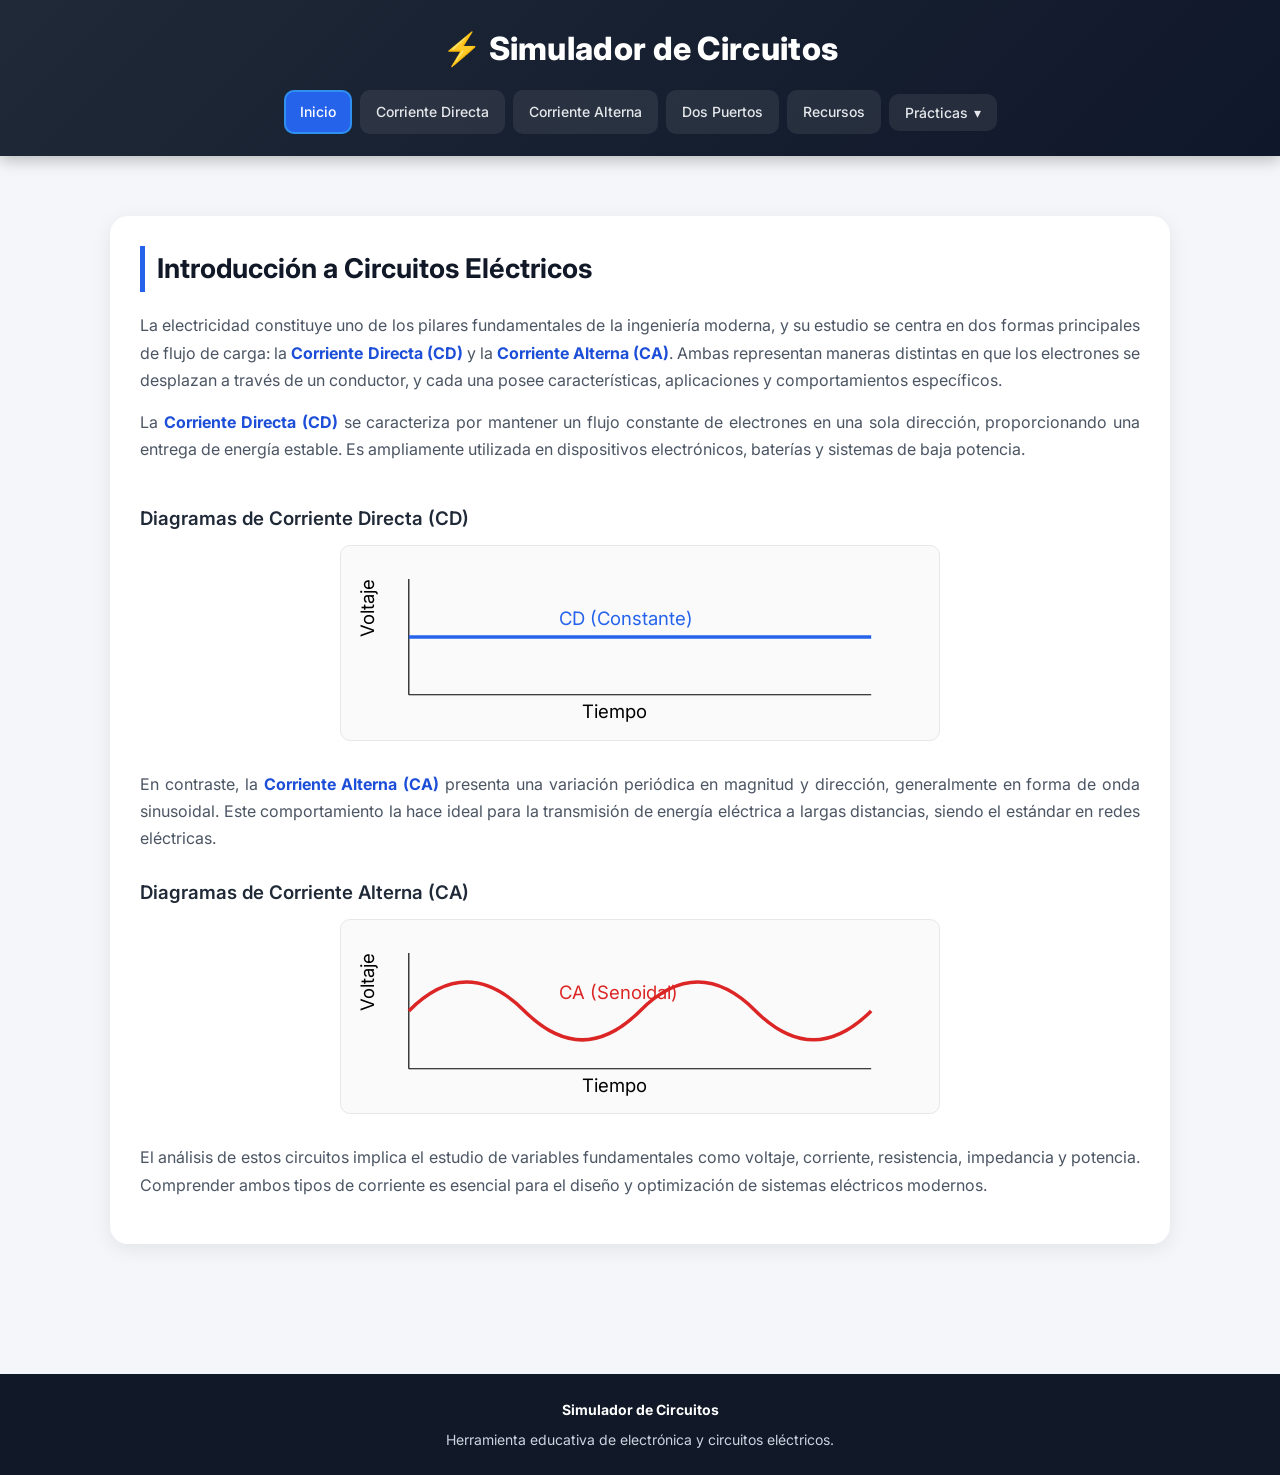
<file: index.html>
<!DOCTYPE html>
<html lang="es">
<head>
    <meta charset="UTF-8">
    <meta name="viewport" content="width=device-width, initial-scale=1.0">
    <title>Inicio | Simulador de Circuitos CA y CD</title>
    <meta name="description" content="Simulador educativo interactivo de circuitos eléctricos: Corriente Directa (CD), Corriente Alterna (CA), redes de dos puertos y prácticas de laboratorio.">
    <link rel="icon" href="data:image/svg+xml,<svg xmlns=%22http://www.w3.org/2000/svg%22 viewBox=%220 0 100 100%22><text y=%22.9em%22 font-size=%2290%22>⚡</text></svg>">
    <link rel="stylesheet" href="css/styles.css">
</head>
<body>

<a class="skip-link" href="#contenido">Saltar al contenido</a>

<header>
    <h1>Simulador de Circuitos</h1>
    <nav>
        <a href="index.html">Inicio</a>
        <a href="cd.html">Corriente Directa</a>
        <a href="ca.html">Corriente Alterna</a>
        <a href="dospuertos.html">Dos Puertos</a>
        <a href="recursos.html">Recursos</a>
        <!-- MENÚ DESPLEGABLE -->
        <div class="dropdown">
            <button class="dropbtn">Prácticas</button>
            <div class="dropdown-content">
                <a href="practicas.html">Simulaciones</a>
                <a href="bnc-caiman.html">Cable BNC-Caimán</a>
            </div>
        </div>
    </nav>
</header>

<main class="container" id="contenido">

    <section class="intro">
        <h2>Introducción a Circuitos Eléctricos</h2>

        <p>
            La electricidad constituye uno de los pilares fundamentales de la ingeniería moderna,
            y su estudio se centra en dos formas principales de flujo de carga: la
            <strong>Corriente Directa (CD)</strong> y la <strong>Corriente Alterna (CA)</strong>.
            Ambas representan maneras distintas en que los electrones se desplazan a través de un conductor,
            y cada una posee características, aplicaciones y comportamientos específicos.
        </p>

        <p>
            La <strong>Corriente Directa (CD)</strong> se caracteriza por mantener un flujo constante de electrones
            en una sola dirección, proporcionando una entrega de energía estable. Es ampliamente utilizada
            en dispositivos electrónicos, baterías y sistemas de baja potencia.
        </p>

        <div class="diagramas">

            <h3>Diagramas de Corriente Directa (CD)</h3>
            <svg viewBox="0 0 500 150" class="grafica" role="img" aria-label="Gráfica de voltaje constante en corriente directa">
                <!-- Ejes -->
                <line x1="50" y1="120" x2="450" y2="120" stroke="black"/>
                <line x1="50" y1="20" x2="50" y2="120" stroke="black"/>

                <!-- Línea CD -->
                <line x1="50" y1="70" x2="450" y2="70" stroke="#2563eb" stroke-width="3"/>

                <text x="200" y="140">Tiempo</text>
                <text x="20" y="70" transform="rotate(-90 20,70)">Voltaje</text>
                <text x="180" y="60" fill="#2563eb">CD (Constante)</text>
            </svg>

            <p>
                En contraste, la <strong>Corriente Alterna (CA)</strong> presenta una variación periódica en magnitud
                y dirección, generalmente en forma de onda sinusoidal. Este comportamiento la hace ideal para
                la transmisión de energía eléctrica a largas distancias, siendo el estándar en redes eléctricas.
            </p>

            <h3>Diagramas de Corriente Alterna (CA)</h3>
            <svg viewBox="0 0 500 150" class="grafica" role="img" aria-label="Gráfica de onda senoidal en corriente alterna">
                <!-- Ejes -->
                <line x1="50" y1="120" x2="450" y2="120" stroke="black"/>
                <line x1="50" y1="20" x2="50" y2="120" stroke="black"/>

                <!-- Onda CA -->
                <path d="M 50 70 Q 100 20, 150 70 T 250 70 T 350 70 T 450 70"
                    stroke="#dc2626" fill="transparent" stroke-width="3"/>

                <text x="200" y="140">Tiempo</text>
                <text x="20" y="70" transform="rotate(-90 20,70)">Voltaje</text>
                <text x="180" y="60" fill="#dc2626">CA (Senoidal)</text>
            </svg>

            <p>
                El análisis de estos circuitos implica el estudio de variables fundamentales como voltaje,
                corriente, resistencia, impedancia y potencia. Comprender ambos tipos de corriente es esencial
                para el diseño y optimización de sistemas eléctricos modernos.
            </p>

        </div>
    </section>

</main>

<footer>
    <p class="footer-marca">Simulador de Circuitos</p>
    <p>Herramienta educativa de electrónica y circuitos eléctricos.</p>
</footer>

<script src="js/nav.js"></script>
<script src="js/script.js"></script>

</body>
</html>
</file>
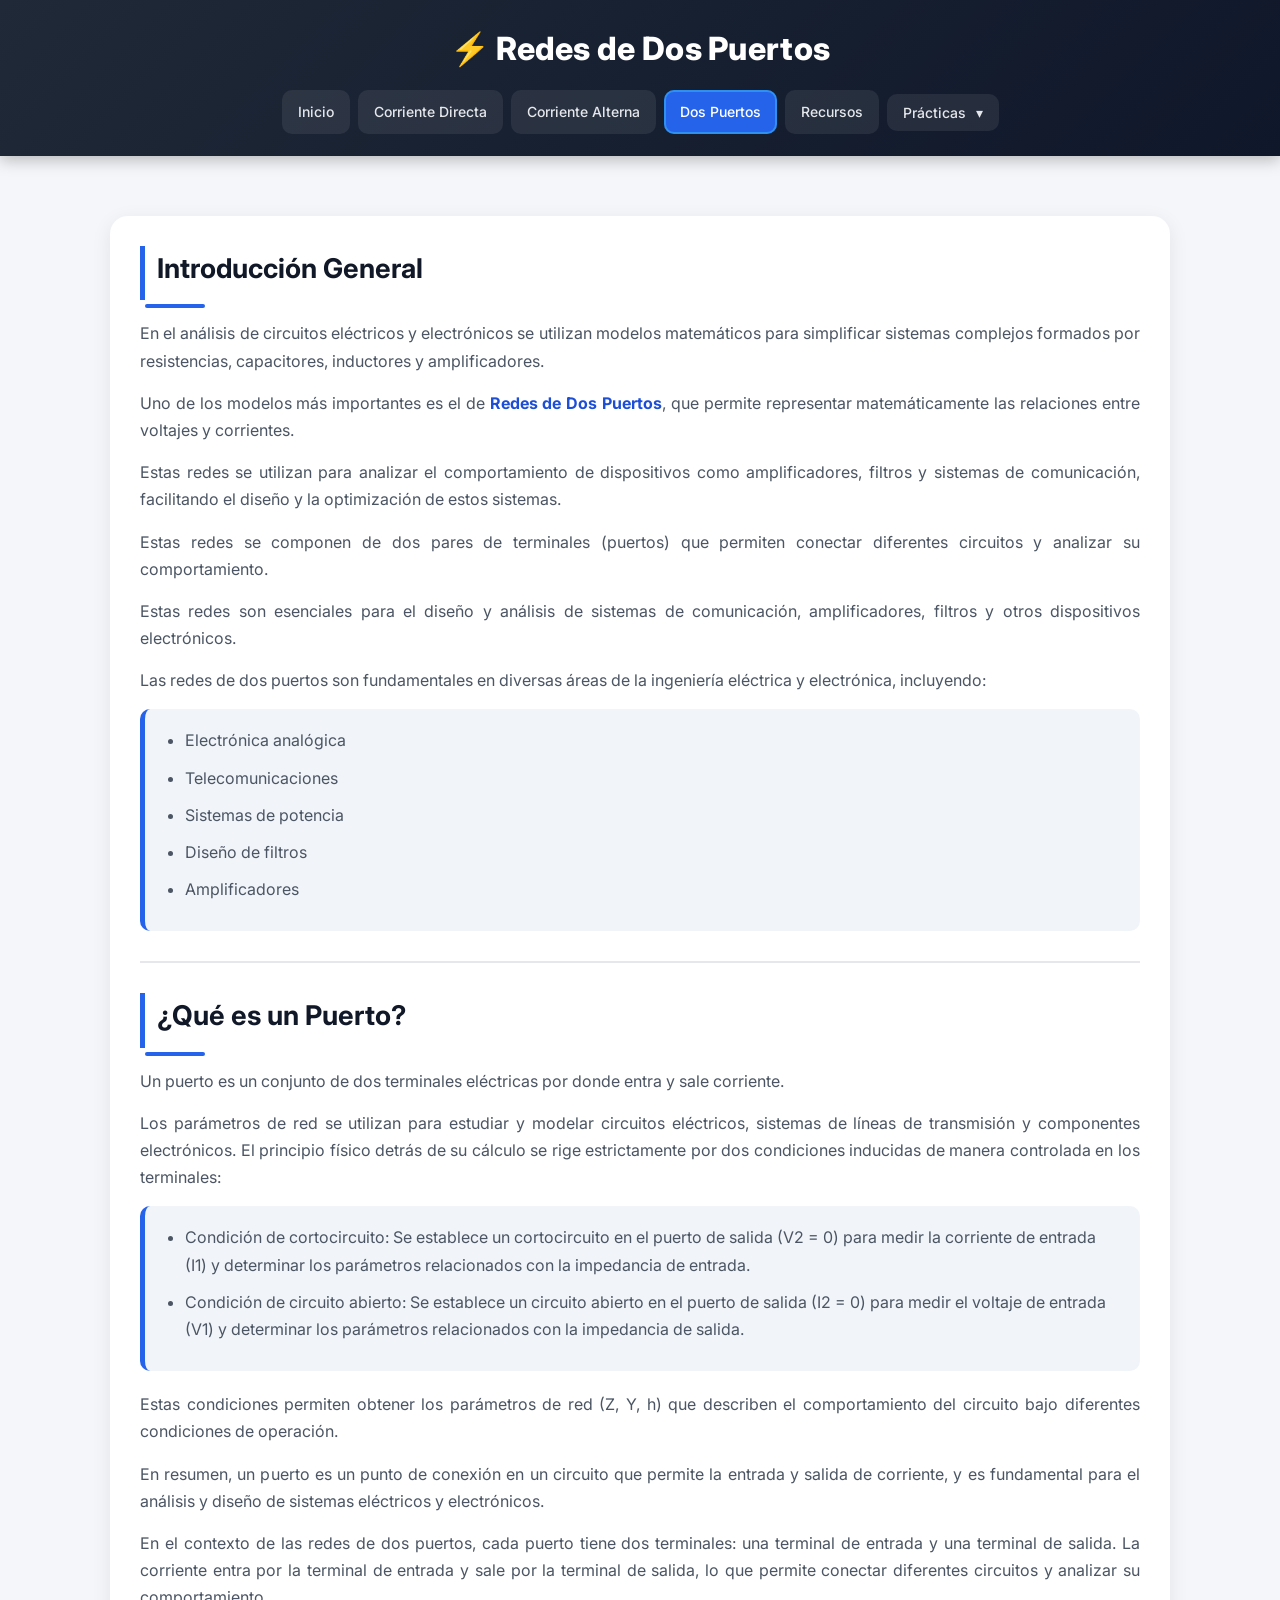
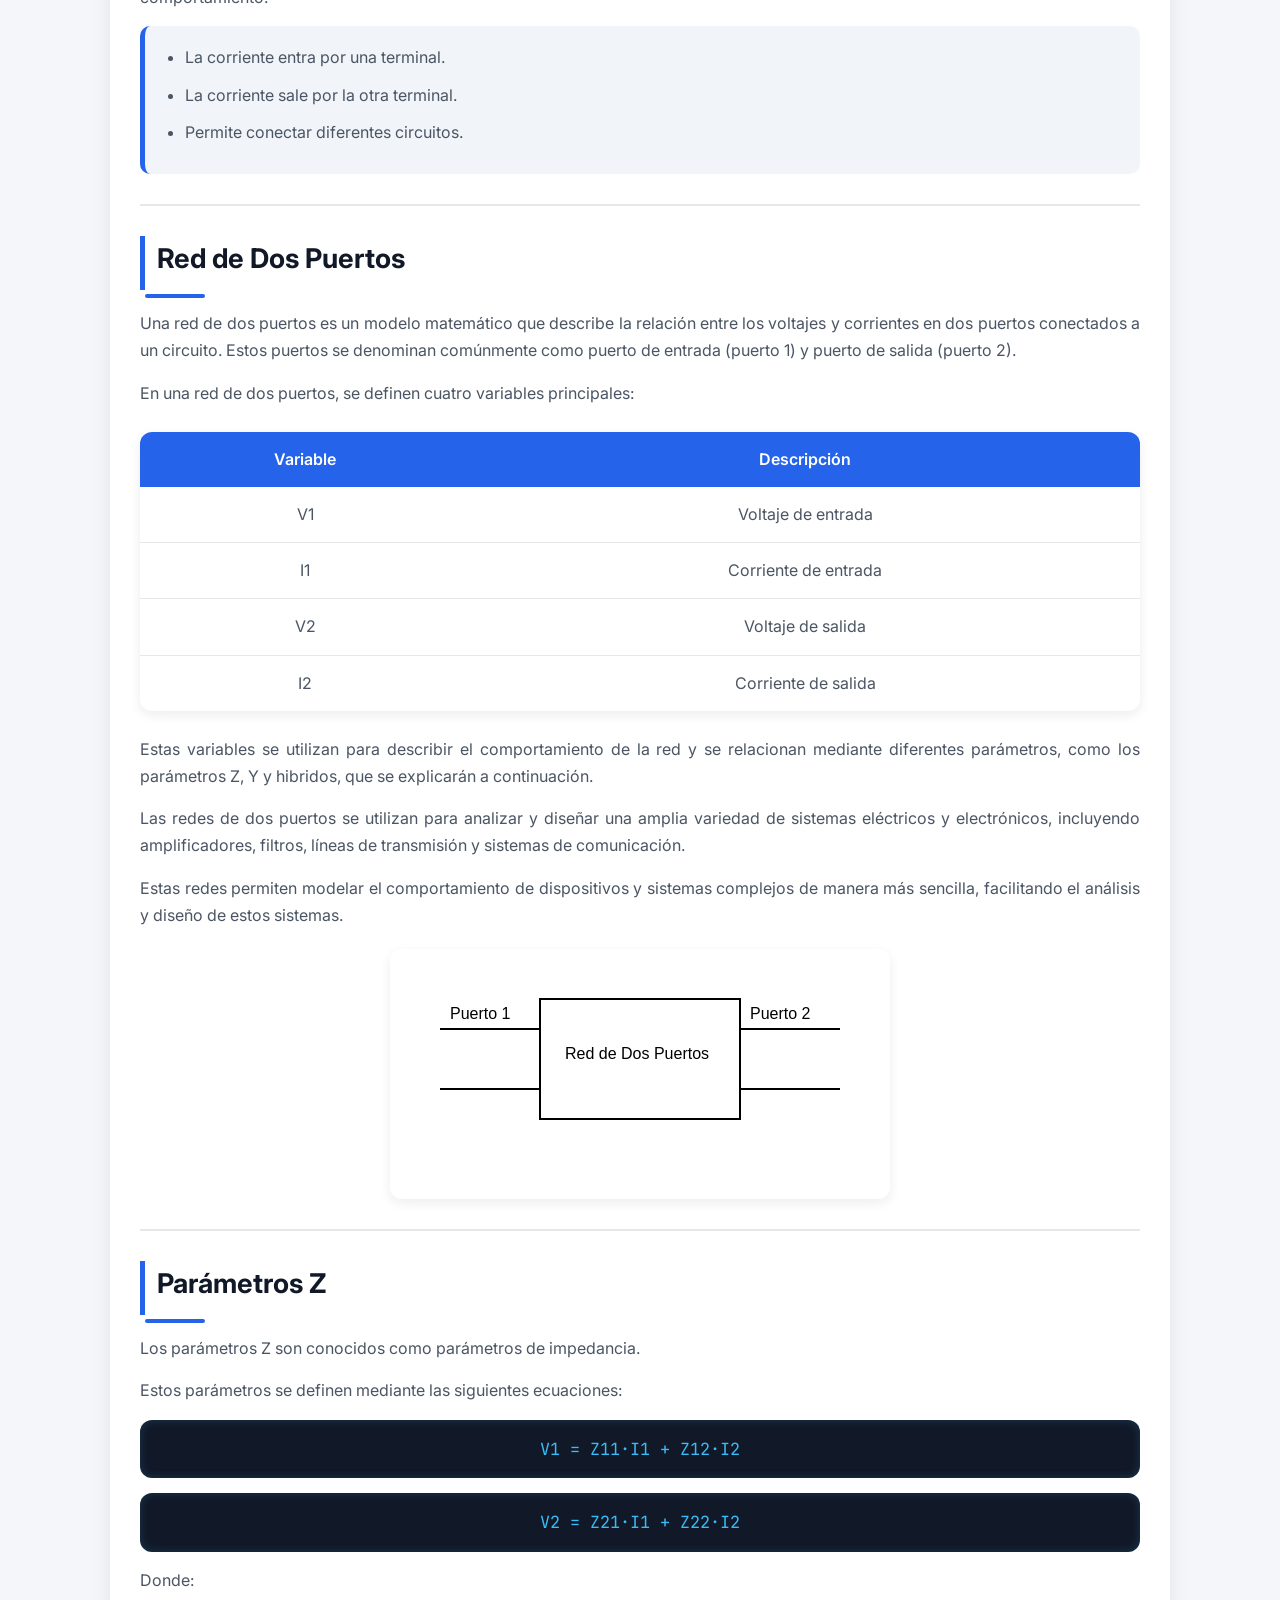
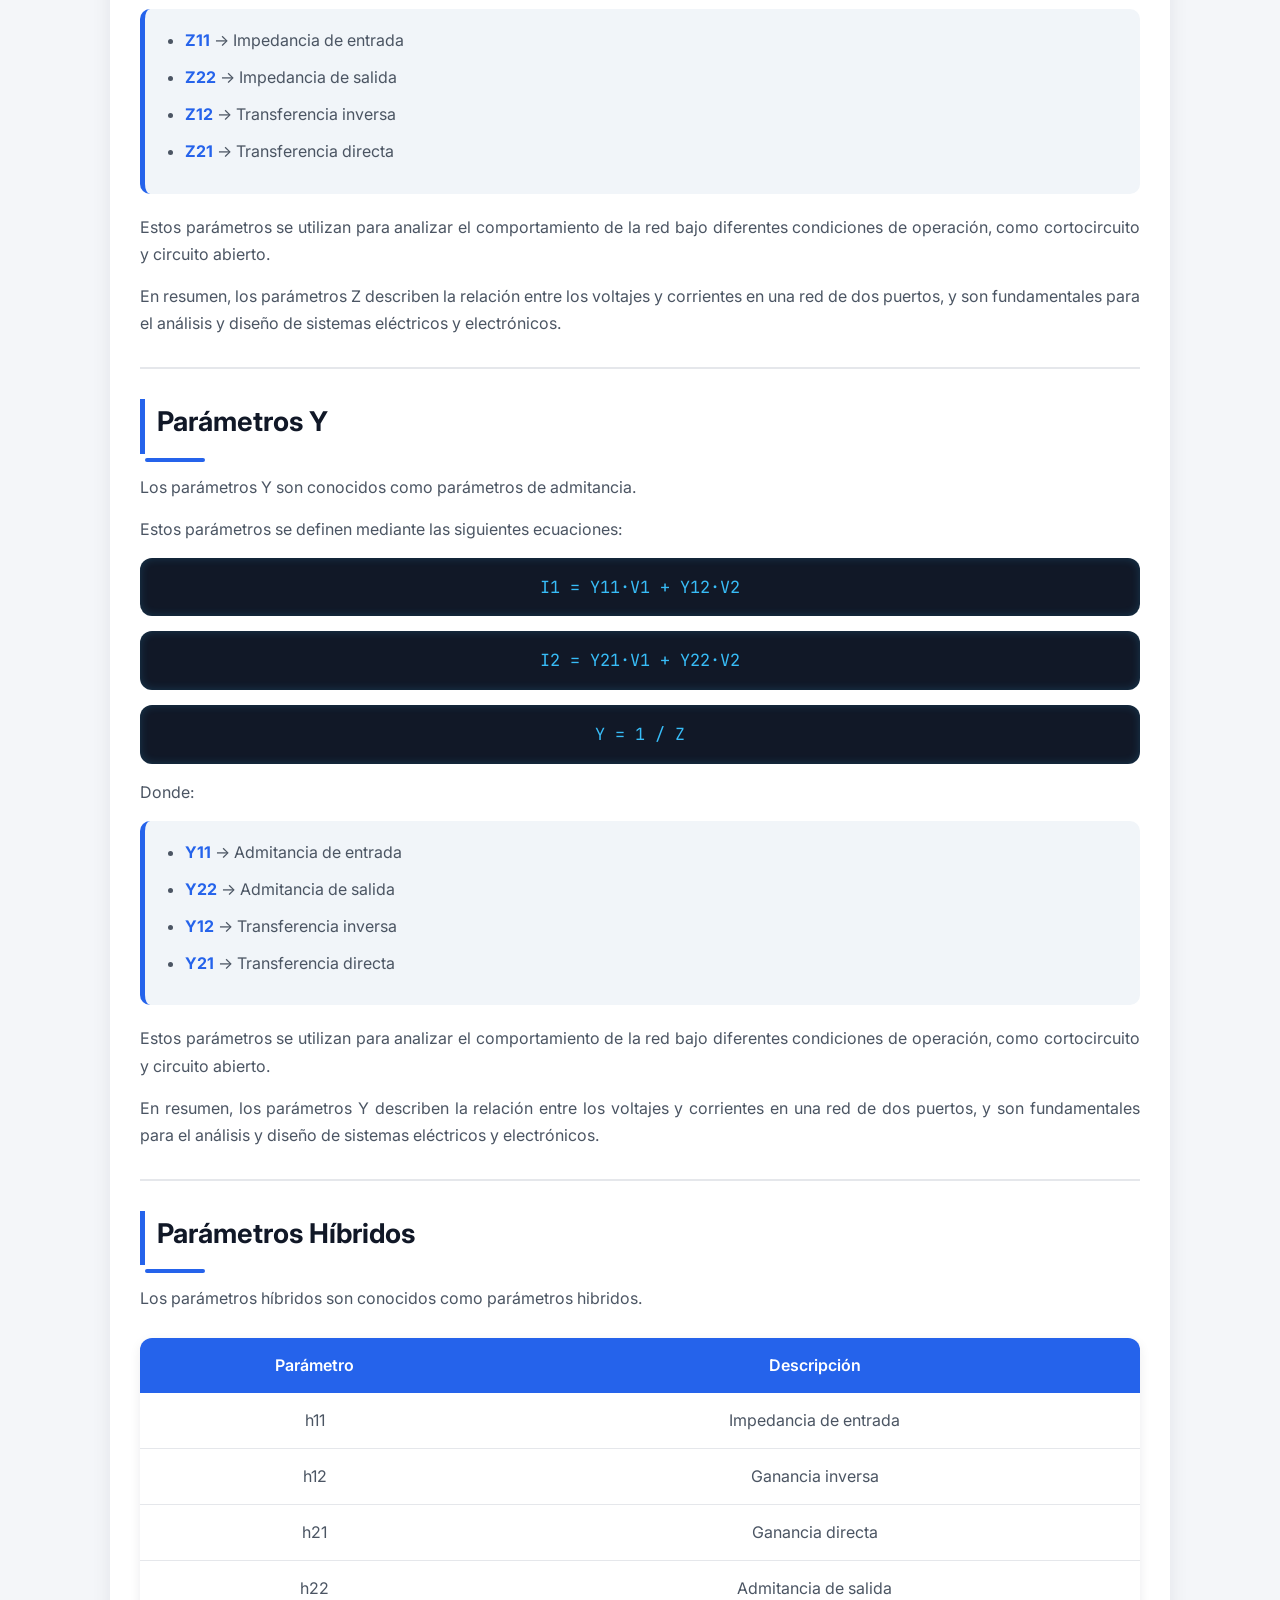
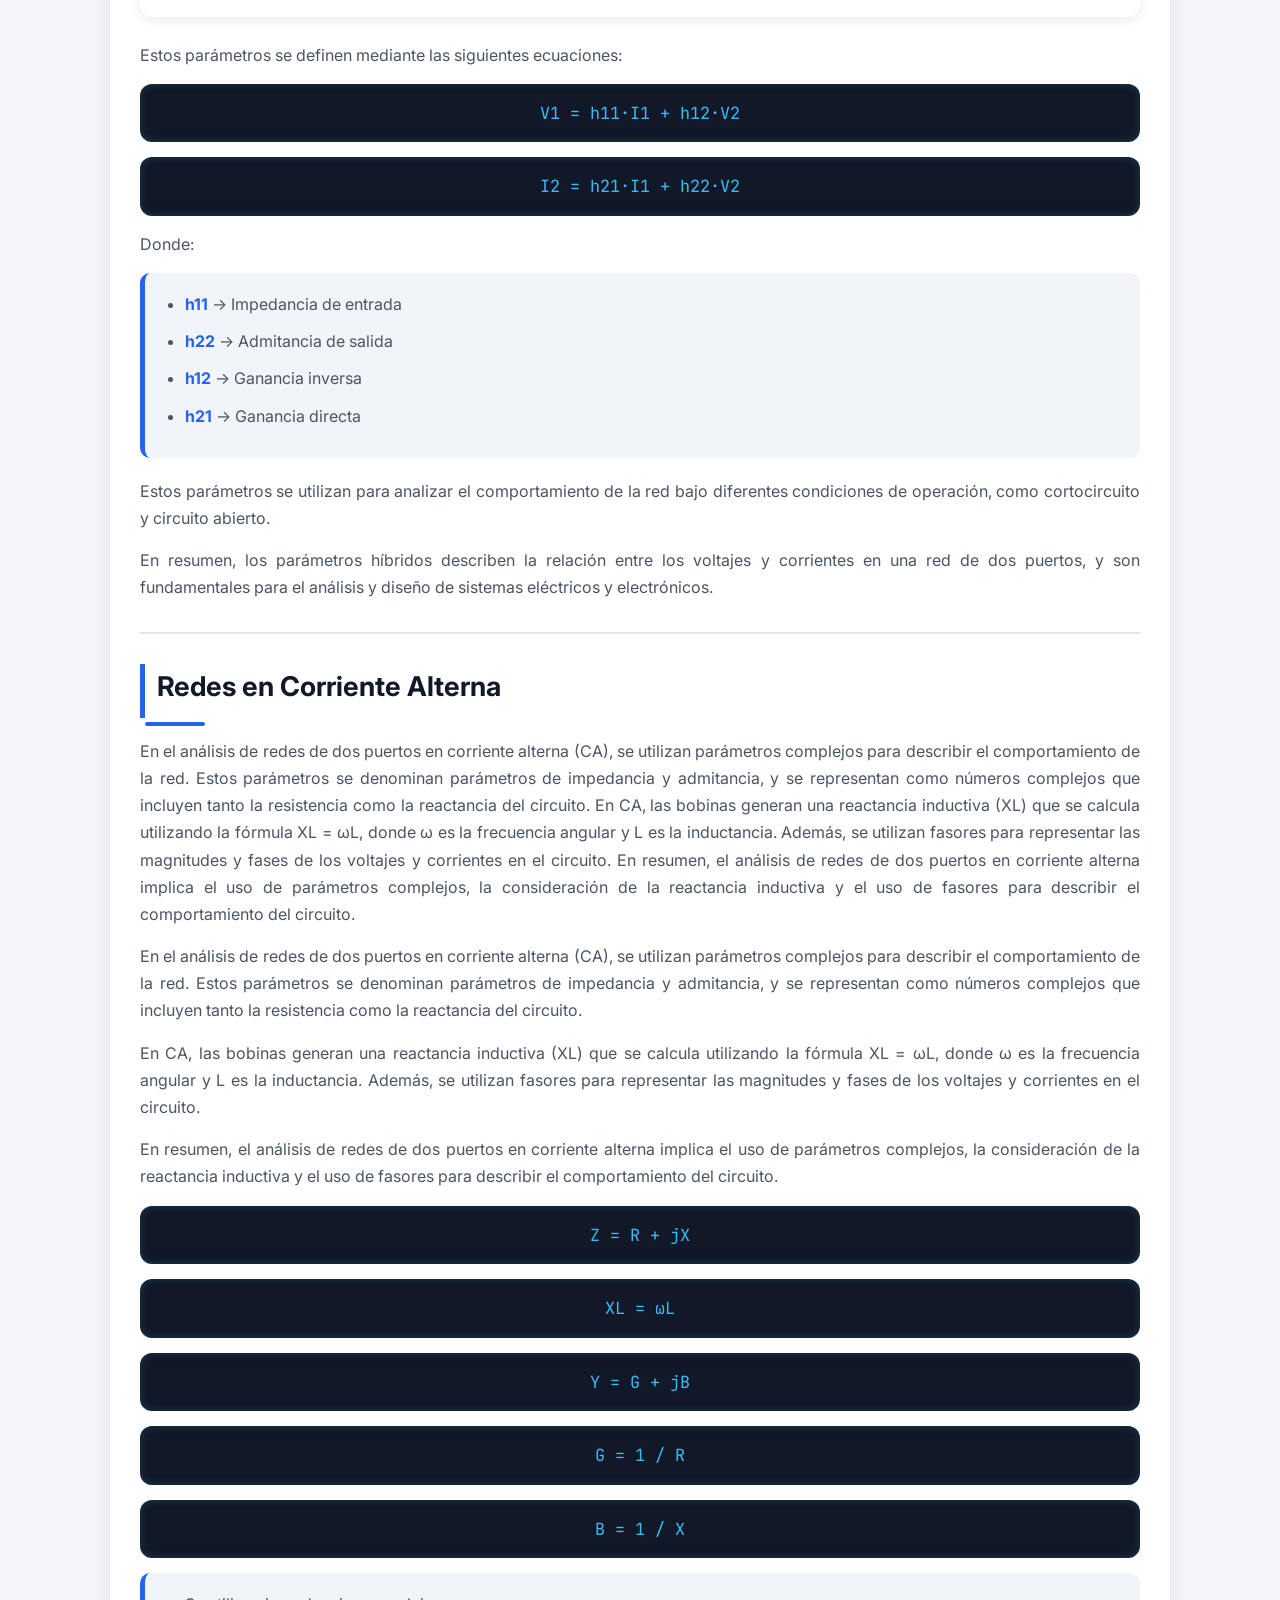
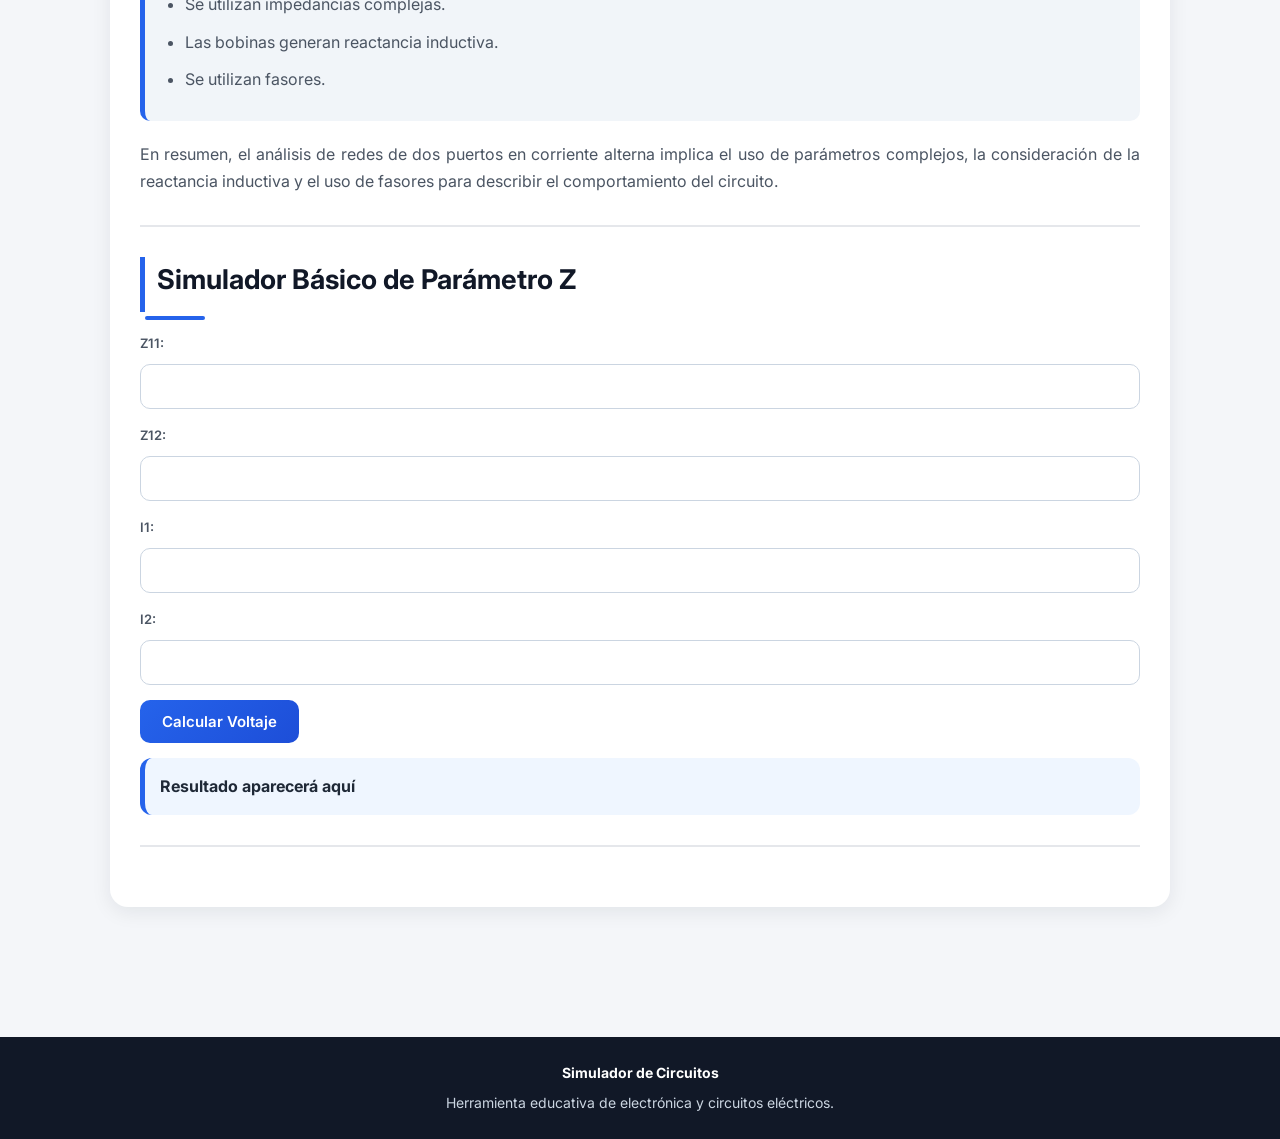
<file: dospuertos.html>
<!DOCTYPE html>
<html lang="es">

<head>

    <meta charset="UTF-8">
    <meta name="viewport" content="width=device-width, initial-scale=1.0">

    <title>Redes de Dos Puertos | Simulador de Circuitos</title>
    <meta name="description" content="Teoría de redes de dos puertos: parámetros Z, Y e híbridos, con simulador interactivo del parámetro Z.">
    <link rel="icon" href="data:image/svg+xml,<svg xmlns=%22http://www.w3.org/2000/svg%22 viewBox=%220 0 100 100%22><text y=%22.9em%22 font-size=%2290%22>⚡</text></svg>">

    <!-- HOJA DE ESTILOS -->
    <link rel="stylesheet" href="css/styles.css">

</head>

<body>

<a class="skip-link" href="#contenido">Saltar al contenido</a>

<header>

    <h1>Redes de Dos Puertos</h1>

    <nav>

        <a href="index.html">Inicio</a>
        <a href="cd.html">Corriente Directa</a>
        <a href="ca.html">Corriente Alterna</a>
        <a href="dospuertos.html">Dos Puertos</a>
        <a href="recursos.html">Recursos</a>

        <!-- MENU -->
        <div class="dropdown">

            <button class="dropbtn">
                Prácticas
            </button>

            <div class="dropdown-content">

                <a href="practicas.html">
                    Simulaciones
                </a>

                <a href="bnc-caiman.html">
                    Cable BNC-Caimán
                </a>

            </div>

        </div>

    </nav>

</header>

<main class="container" id="contenido">

<section class="intro animado">

    <!-- ========================================= -->
    <!-- INTRODUCCION -->
    <!-- ========================================= -->

    <h2 class="section-title">
        Introducción General
    </h2>

    <p>
        En el análisis de circuitos eléctricos y electrónicos
        se utilizan modelos matemáticos para simplificar
        sistemas complejos formados por resistencias,
        capacitores, inductores y amplificadores.
    </p>

    <p>
        Uno de los modelos más importantes es el de
        <strong>Redes de Dos Puertos</strong>,
        que permite representar matemáticamente
        las relaciones entre voltajes y corrientes.
    </p>

    <p>
        Estas redes se utilizan para analizar el comportamiento
        de dispositivos como amplificadores, filtros y sistemas
        de comunicación, facilitando el diseño y la optimización
        de estos sistemas.
    </p>

    <p>
        Estas redes se componen de dos pares de terminales
        (puertos) que permiten conectar diferentes circuitos
        y analizar su comportamiento.
    </p>

    <p>
        Estas redes son esenciales para el diseño y análisis
        de sistemas de comunicación, amplificadores,
        filtros y otros dispositivos electrónicos.
    </p>

    <p>
        Las redes de dos puertos son fundamentales en
        diversas áreas de la ingeniería eléctrica y
        electrónica, incluyendo:
    </p>

    <ul>

        <li>Electrónica analógica</li>
        <li>Telecomunicaciones</li>
        <li>Sistemas de potencia</li>
        <li>Diseño de filtros</li>
        <li>Amplificadores</li>

    </ul>

    <hr>

    <!-- ========================================= -->
    <!-- PUERTO -->
    <!-- ========================================= -->

    <h2 class="section-title">
        ¿Qué es un Puerto?
    </h2>

    <p>
        Un puerto es un conjunto de dos terminales
        eléctricas por donde entra y sale corriente.
    </p>

    <p>
        Los parámetros de red se utilizan para estudiar y 
        modelar circuitos eléctricos, sistemas de líneas 
        de transmisión y componentes electrónicos. El 
        principio físico detrás de su cálculo se rige 
        estrictamente por dos condiciones inducidas de 
        manera controlada en los terminales:
    </p>

    <ul>

        <li>Condición de cortocircuito: Se establece 
            un cortocircuito en el puerto de salida 
            (V2 = 0) para medir la corriente de entrada (I1) 
            y determinar los parámetros relacionados con la impedancia de entrada.</li>
        <li>Condición de circuito abierto: Se establece 
            un circuito abierto en el puerto de salida 
            (I2 = 0) para medir el voltaje de entrada (V1) 
            y determinar los parámetros relacionados con la impedancia de salida.</li>
    </ul>

    <p>
        Estas condiciones permiten obtener los parámetros de red 
        (Z, Y, h) que describen el comportamiento del circuito 
        bajo diferentes condiciones de operación.
    </p>

    <p>
        En resumen, un puerto es un punto de conexión en un circuito 
        que permite la entrada y salida de corriente, y es fundamental 
        para el análisis y diseño de sistemas eléctricos y electrónicos.
    </p>

    <p>
        En el contexto de las redes de dos puertos, cada puerto 
        tiene dos terminales: una terminal de entrada y una terminal 
        de salida. La corriente entra por la terminal de entrada y 
        sale por la terminal de salida, lo que permite conectar 
        diferentes circuitos y analizar su comportamiento.
    </p>

    <ul>

        <li>La corriente entra por una terminal.</li>
        <li>La corriente sale por la otra terminal.</li>
        <li>Permite conectar diferentes circuitos.</li>

    </ul>

    <hr>

    <!-- ========================================= -->
    <!-- RED DOS PUERTOS -->
    <!-- ========================================= -->

    <h2 class="section-title">
        Red de Dos Puertos
    </h2>

    <p>
        Una red de dos puertos es un modelo matemático que describe
        la relación entre los voltajes y corrientes en dos puertos
        conectados a un circuito. Estos puertos se denominan comúnmente como
        puerto de entrada (puerto 1) y puerto de salida (puerto 2).
    </p>

    <p>
        En una red de dos puertos, se definen cuatro variables principales:
    </p>

    <table>

        <tr>
            <th>Variable</th>
            <th>Descripción</th>
        </tr>

        <tr>
            <td>V1</td>
            <td>Voltaje de entrada</td>
        </tr>

        <tr>
            <td>I1</td>
            <td>Corriente de entrada</td>
        </tr>

        <tr>
            <td>V2</td>
            <td>Voltaje de salida</td>
        </tr>

        <tr>
            <td>I2</td>
            <td>Corriente de salida</td>
        </tr>

    </table>

    <p>
        Estas variables se utilizan para describir el comportamiento de la red
        y se relacionan mediante diferentes parámetros, como los parámetros Z, Y
        y hibridos, que se explicarán a continuación.
    </p>

    <p>
        Las redes de dos puertos se utilizan para analizar y diseñar una amplia
        variedad de sistemas eléctricos y electrónicos, incluyendo amplificadores,
        filtros, líneas de transmisión y sistemas de comunicación.
    </p>

    <p>
        Estas redes permiten modelar el comportamiento de dispositivos y sistemas
        complejos de manera más sencilla, facilitando el análisis y diseño de
        estos sistemas.
    </p>

    <!-- CANVAS -->
    <canvas id="dosPuertosCanvas" width="500" height="250"></canvas>

    <hr>

    <!-- ========================================= -->
    <!-- PARAMETROS Z -->
    <!-- ========================================= -->

    <h2 class="section-title">
        Parámetros Z
    </h2>

    <p>
        Los parámetros Z son conocidos como
        parámetros de impedancia. 
    </p>

    <p>
        Estos parámetros se definen mediante las siguientes ecuaciones:
    </p>

    <div class="formula">
        V1 = Z11·I1 + Z12·I2
    </div>

    <div class="formula">
        V2 = Z21·I1 + Z22·I2
    </div>

    <p>
        Donde:
    </p>

    <ul>

        <li>
            <span class="highlight">
                Z11
            </span>

            → Impedancia de entrada
        </li>

        <li>
            <span class="highlight">
                Z22
            </span>

            → Impedancia de salida
        </li>

        <li>
            <span class="highlight">
                Z12
            </span>

            → Transferencia inversa
        </li>

        <li>
            <span class="highlight">
                Z21
            </span>

            → Transferencia directa
        </li>

    </ul>

    <p>
        Estos parámetros se utilizan para analizar el comportamiento de la red
        bajo diferentes condiciones de operación, como cortocircuito y circuito abierto.
    </p>

    <p>
        En resumen, los parámetros Z describen la relación entre los voltajes y corrientes
        en una red de dos puertos, y son fundamentales para el análisis y diseño de sistemas
        eléctricos y electrónicos.
    </p>

    <hr>

    <!-- ========================================= -->
    <!-- PARAMETROS Y -->
    <!-- ========================================= -->

    <h2 class="section-title">
        Parámetros Y
    </h2>

    <p>
        Los parámetros Y son conocidos como
        parámetros de admitancia. 
    </p>

    <p>
        Estos parámetros se definen mediante las siguientes ecuaciones:
    </p>

    <div class="formula">
        I1 = Y11·V1 + Y12·V2
    </div>

    <div class="formula">
        I2 = Y21·V1 + Y22·V2
    </div>

    <div class="formula">
        Y = 1 / Z
    </div>

    <p>
        Donde:
    </p>
    
    <ul>

        <li>
            <span class="highlight">
                Y11
            </span>

            → Admitancia de entrada
        </li>

        <li>
            <span class="highlight">
                Y22
            </span>

            → Admitancia de salida
        </li>

        <li>
            <span class="highlight">
                Y12
            </span>

            → Transferencia inversa
        </li>

        <li>
            <span class="highlight">
                Y21
            </span>

            → Transferencia directa
        </li>

    </ul>

    <p>
        Estos parámetros se utilizan para analizar el comportamiento de la red
        bajo diferentes condiciones de operación, como cortocircuito y circuito abierto.
    </p>

    <p>
        En resumen, los parámetros Y describen la relación entre los voltajes y corrientes
        en una red de dos puertos, y son fundamentales para el análisis y diseño de sistemas
        eléctricos y electrónicos.
    </p>

    <hr>

    <!-- ========================================= -->
    <!-- PARAMETROS HIBRIDOS -->
    <!-- ========================================= -->

    <h2 class="section-title">
        Parámetros Híbridos
    </h2>

    <p>
        Los parámetros híbridos son conocidos como
        parámetros hibridos. 
    </p>
    

    <table>

        <tr>
            <th>Parámetro</th>
            <th>Descripción</th>
        </tr>

        <tr>
            <td>h11</td>
            <td>Impedancia de entrada</td>
        </tr>

        <tr>
            <td>h12</td>
            <td>Ganancia inversa</td>
        </tr>

        <tr>
            <td>h21</td>
            <td>Ganancia directa</td>
        </tr>

        <tr>
            <td>h22</td>
            <td>Admitancia de salida</td>
        </tr>

    </table>

    <p>
        Estos parámetros se definen mediante las siguientes ecuaciones:
    </p>

    <div class="formula">
        V1 = h11·I1 + h12·V2
    </div>

    <div class="formula">
        I2 = h21·I1 + h22·V2
    </div>

    <p>
        Donde:
    </p>

    <ul>

        <li>
            <span class="highlight">
                h11
            </span>

            → Impedancia de entrada
        </li>

        <li>
            <span class="highlight">
                h22
            </span>

            → Admitancia de salida
        </li>

        <li>
            <span class="highlight">
                h12
            </span>

            → Ganancia inversa
        </li>

        <li>
            <span class="highlight">
                h21
            </span>

            → Ganancia directa
        </li>

    </ul>

    <p>
        Estos parámetros se utilizan para analizar el comportamiento de la red
        bajo diferentes condiciones de operación, como cortocircuito y circuito abierto.
    </p>

    <p>
        En resumen, los parámetros híbridos describen la relación entre los voltajes y corrientes
        en una red de dos puertos, y son fundamentales para el análisis y diseño de sistemas
        eléctricos y electrónicos.
    </p>

    <hr>

    <!-- ========================================= -->
    <!-- CORRIENTE ALTERNA -->
    <!-- ========================================= -->

    <h2 class="section-title">
        Redes en Corriente Alterna
    </h2>

    <p>
        En el análisis de redes de dos puertos en corriente alterna 
        (CA), se utilizan parámetros complejos para describir el 
        comportamiento de la red. Estos parámetros se denominan 
        parámetros de impedancia y admitancia, y se representan 
        como números complejos que incluyen tanto la resistencia como la reactancia del circuito.

        En CA, las bobinas generan una reactancia inductiva (XL) 
        que se calcula utilizando la fórmula XL = ωL, donde ω es 
        la frecuencia angular y L es la inductancia. Además, se 
        utilizan fasores para representar las magnitudes y fases 
        de los voltajes y corrientes en el circuito.

        En resumen, el análisis de redes de dos puertos en 
        corriente alterna implica el uso de parámetros complejos, 
        la consideración de la reactancia inductiva y el uso de fasores 
        para describir el comportamiento del circuito.
    </p>
    
    <p>
        En el análisis de redes de dos puertos en corriente alterna 
        (CA), se utilizan parámetros complejos para describir el 
        comportamiento de la red. Estos parámetros se denominan 
        parámetros de impedancia y admitancia, y se representan 
        como números complejos que incluyen tanto la resistencia como la reactancia del circuito.
    </p>

    <p>
        En CA, las bobinas generan una reactancia inductiva (XL) 
        que se calcula utilizando la fórmula XL = ωL, donde ω es 
        la frecuencia angular y L es la inductancia. Además, se 
        utilizan fasores para representar las magnitudes y fases 
        de los voltajes y corrientes en el circuito.
    </p>

    <p>
        En resumen, el análisis de redes de dos puertos en 
        corriente alterna implica el uso de parámetros complejos, 
        la consideración de la reactancia inductiva y el uso de fasores 
        para describir el comportamiento del circuito.
    </p>

    <div class="formula">
        Z = R + jX
    </div>

    <div class="formula">
        XL = ωL
    </div>
    
    <div class="formula">
        Y = G + jB
    </div>
    
     <div class="formula">
        G = 1 / R
    </div>
    
     <div class="formula">
        B = 1 / X
    </div>


    <ul>

        <li>Se utilizan impedancias complejas.</li>
        <li>Las bobinas generan reactancia inductiva.</li>
        <li>Se utilizan fasores.</li>

    </ul>

    <p>
        En resumen, el análisis de redes de dos puertos en 
        corriente alterna implica el uso de parámetros complejos, 
        la consideración de la reactancia inductiva y el uso de fasores 
        para describir el comportamiento del circuito.
    </p>

    <hr>

    <!-- ========================================= -->
    <!-- SIMULADOR -->
    <!-- ========================================= -->

    <h2 class="section-title">
        Simulador Básico de Parámetro Z
    </h2>

    <label for="z11">Z11:</label>
    <input type="number" id="z11">

    <label for="z12">Z12:</label>
    <input type="number" id="z12">

    <label for="i1">I1:</label>
    <input type="number" id="i1">

    <label for="i2">I2:</label>
    <input type="number" id="i2">

    <button onclick="calcularZ()">

        Calcular Voltaje

    </button>

    <div class="resultado-box" id="resultadoZ">

        Resultado aparecerá aquí

    </div>

    <hr>

</section>

</main>

<footer>

    <p class="footer-marca">Simulador de Circuitos</p>
    <p>Herramienta educativa de electrónica y circuitos eléctricos.</p>

</footer>

<!-- ========================================= -->
<!-- CONEXION JAVASCRIPT -->
<!-- ========================================= -->

<script src="js/nav.js"></script>
<script src="js/dospuertos.js"></script>

</body>

</html>
</file>
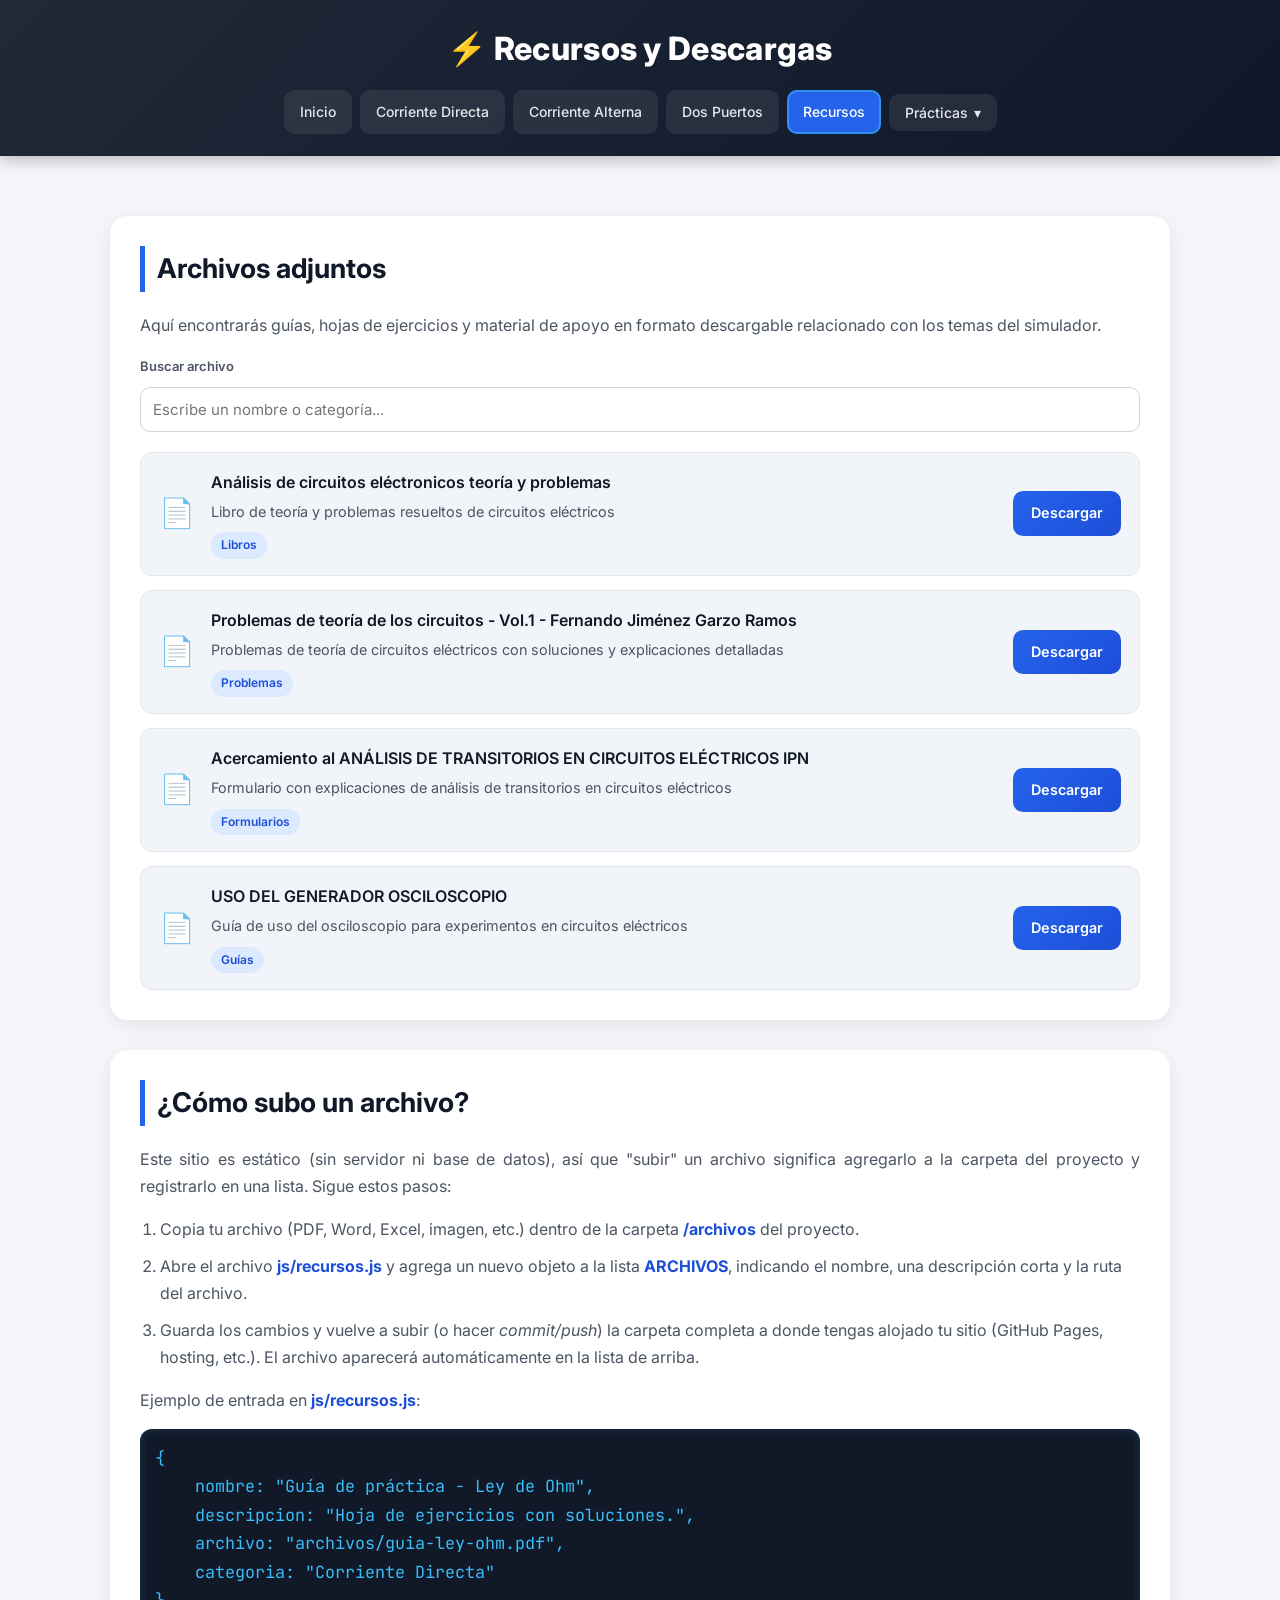
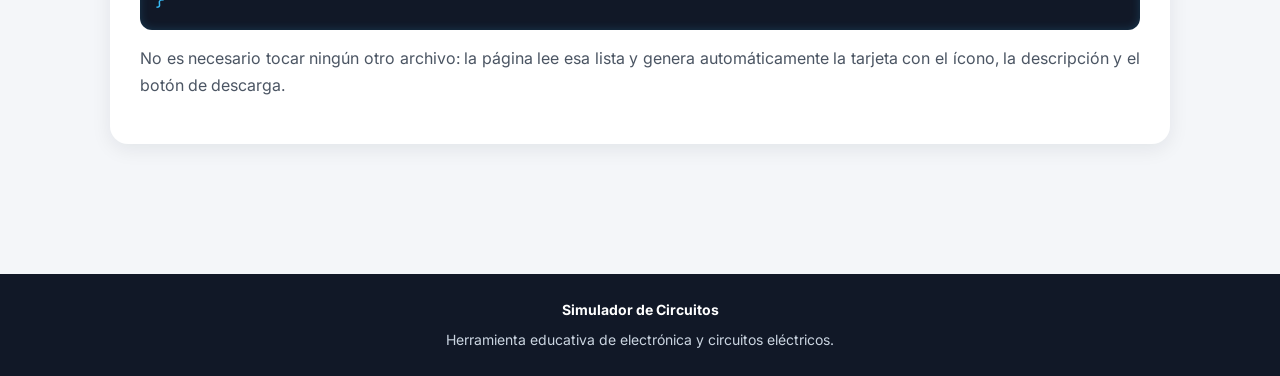
<file: recursos.html>
<!DOCTYPE html>
<html lang="es">
<head>
    <meta charset="UTF-8">
    <meta name="viewport" content="width=device-width, initial-scale=1.0">
    <title>Recursos y Descargas | Simulador de Circuitos</title>
    <meta name="description" content="Descarga guías, hojas de ejercicios y material de apoyo del simulador de circuitos.">
    <link rel="icon" href="data:image/svg+xml,<svg xmlns=%22http://www.w3.org/2000/svg%22 viewBox=%220 0 100 100%22><text y=%22.9em%22 font-size=%2290%22>⚡</text></svg>">
    <link rel="stylesheet" href="css/styles.css">
</head>
<body>

<a class="skip-link" href="#contenido">Saltar al contenido</a>

<header>
    <h1>Recursos y Descargas</h1>
    <nav>
        <a href="index.html">Inicio</a>
        <a href="cd.html">Corriente Directa</a>
        <a href="ca.html">Corriente Alterna</a>
        <a href="dospuertos.html">Dos Puertos</a>
        <a href="recursos.html">Recursos</a>
        <!-- MENÚ DESPLEGABLE -->
        <div class="dropdown">
            <button class="dropbtn">Prácticas</button>
            <div class="dropdown-content">
                <a href="practicas.html">Simulaciones</a>
                <a href="bnc-caiman.html">Cable BNC-Caimán</a>
            </div>
        </div>
    </nav>
</header>

<main class="container" id="contenido">

    <section class="intro">
        <h2>Archivos adjuntos</h2>
        <p>
            Aquí encontrarás guías, hojas de ejercicios y material de apoyo en formato
            descargable relacionado con los temas del simulador.
        </p>

        <label for="buscarArchivo">Buscar archivo</label>
        <input type="text" id="buscarArchivo" placeholder="Escribe un nombre o categoría..." class="archivos-buscador">

        <div id="listaArchivos" class="archivos-lista" aria-live="polite"></div>
    </section>

    <section class="intro">
        <h2>¿Cómo subo un archivo?</h2>
        <p>
            Este sitio es estático (sin servidor ni base de datos), así que "subir" un archivo
            significa agregarlo a la carpeta del proyecto y registrarlo en una lista. Sigue estos pasos:
        </p>

        <ol style="padding-left:20px; margin-bottom:15px;">
            <li style="margin-bottom:10px;">
                Copia tu archivo (PDF, Word, Excel, imagen, etc.) dentro de la carpeta
                <strong>/archivos</strong> del proyecto.
            </li>
            <li style="margin-bottom:10px;">
                Abre el archivo <strong>js/recursos.js</strong> y agrega un nuevo objeto a la
                lista <strong>ARCHIVOS</strong>, indicando el nombre, una descripción corta y la
                ruta del archivo.
            </li>
            <li style="margin-bottom:10px;">
                Guarda los cambios y vuelve a subir (o hacer <em>commit/push</em>) la carpeta completa
                a donde tengas alojado tu sitio (GitHub Pages, hosting, etc.). El archivo aparecerá
                automáticamente en la lista de arriba.
            </li>
        </ol>

        <p>Ejemplo de entrada en <strong>js/recursos.js</strong>:</p>

        <div class="formula" style="text-align:left; white-space:pre;">{
    nombre: "Guía de práctica - Ley de Ohm",
    descripcion: "Hoja de ejercicios con soluciones.",
    archivo: "archivos/guia-ley-ohm.pdf",
    categoria: "Corriente Directa"
}</div>

        <p>
            No es necesario tocar ningún otro archivo: la página lee esa lista y genera
            automáticamente la tarjeta con el ícono, la descripción y el botón de descarga.
        </p>
    </section>

</main>

<footer>
    <p class="footer-marca">Simulador de Circuitos</p>
    <p>Herramienta educativa de electrónica y circuitos eléctricos.</p>
</footer>

<script src="js/nav.js"></script>
<script src="js/recursos.js"></script>
<script src="js/recursos-render.js"></script>

</body>
</html>
</file>
<file: css/styles.css>
/* =========================================
   FUENTE
========================================= */
@import url('https://fonts.googleapis.com/css2?family=Inter:wght@400;500;600;700;800&family=JetBrains+Mono:wght@500&display=swap');

/* =========================================
   VARIABLES
========================================= */
:root{
    --azul:#2563eb;
    --azul-oscuro:#1d4ed8;
    --azul-claro:#eff6ff;
    --azul-claro2:#dbeafe;
    --cian:#38bdf8;
    --gris-950:#0f172a;
    --gris-900:#111827;
    --gris-800:#1f2937;
    --gris-600:#4b5563;
    --gris-300:#cbd5e1;
    --gris-200:#e5e7eb;
    --gris-100:#f1f5f9;
    --fondo:#f4f6f9;
    --texto:#333;
    --blanco:#fff;
    --radio-sm:8px;
    --radio-md:12px;
    --radio-lg:18px;
    --sombra-sm:0 4px 12px rgba(15,23,42,0.08);
    --sombra-md:0 5px 20px rgba(15,23,42,0.08);
    --sombra-lg:0 10px 25px rgba(15,23,42,0.18);
    --transicion:0.25s ease;
}

/* =========================================
   RESET
========================================= */
*{
    margin:0;
    padding:0;
    box-sizing:border-box;
}

/* =========================================
   ACCESIBILIDAD: SALTAR AL CONTENIDO
========================================= */
.skip-link{
    position:absolute;
    left:-999px;
    top:auto;
    background:var(--azul);
    color:#fff;
    padding:10px 16px;
    border-radius:0 0 8px 0;
    z-index:2000;
}

.skip-link:focus{
    left:0;
    top:0;
}

/* =========================================
   FOCO VISIBLE (accesibilidad de teclado)
========================================= */
a:focus-visible,
button:focus-visible,
input:focus-visible,
select:focus-visible{
    outline:3px solid var(--cian);
    outline-offset:2px;
}

/* =========================================
   BODY
========================================= */
html{
    scroll-behavior:smooth;
}

body{
    font-family:'Inter','Segoe UI',Arial,sans-serif;
    background:var(--fondo);
    color:var(--texto);
    line-height:1.7;
    min-height:100vh;
    display:flex;
    flex-direction:column;
}

main{
    flex:1;
}

/* =========================================
   HEADER
========================================= */
header{
    background:linear-gradient(135deg,var(--gris-800),var(--gris-950));
    color:#fff;
    padding:22px 20px;
    text-align:center;
    box-shadow:0 4px 15px rgba(0,0,0,0.25);
    position:sticky;
    top:0;
    z-index:1000;
}

header h1{
    font-size:2rem;
    font-weight:800;
    margin-bottom:14px;
    letter-spacing:0.3px;
}

header h1::before{
    content:'⚡ ';
}

/* =========================================
   NAVBAR
========================================= */
nav{
    margin-top:6px;
    display:flex;
    justify-content:center;
    align-items:center;
    flex-wrap:wrap;
    gap:8px;
}

nav a,
.dropbtn{
    color:#e5e7eb;
    text-decoration:none;
    font-weight:500;
    background:rgba(255,255,255,0.08);
    padding:10px 16px;
    border-radius:10px;
    transition:background var(--transicion), color var(--transicion), transform var(--transicion);
    border:none;
    cursor:pointer;
    font-size:14px;
    font-family:inherit;
}

nav a:hover,
.dropbtn:hover{
    background:var(--azul);
    color:white;
    transform:translateY(-2px);
}

/* Enlace de la página actual */
nav a.activo{
    background:var(--azul);
    color:#fff;
    box-shadow:0 0 0 2px rgba(56,189,248,0.5) inset;
}

/* =========================================
   DROPDOWN (hover en escritorio + clic en táctil)
========================================= */
.dropdown{
    position:relative;
    display:inline-block;
}

.dropbtn::after{
    content:'▾';
    display:inline-block;
    margin-left:6px;
    transition:transform var(--transicion);
}

.dropdown.abierto .dropbtn::after{
    transform:rotate(180deg);
}

.dropdown-content{
    position:absolute;
    top:100%;
    left:50%;
    transform:translate(-50%,10px);

    min-width:220px;

    background:#fff;
    border-radius:12px;

    box-shadow:var(--sombra-lg);

    opacity:0;
    visibility:hidden;

    transition:
        opacity 0.25s ease,
        transform 0.25s ease,
        visibility 0.25s;

    z-index:1000;

    overflow:hidden;
}

.dropdown-content a{
    display:block;
    padding:12px 16px;
    color:#111827;
    text-decoration:none;
    transition:background var(--transicion);
    font-size:14px;
}

.dropdown-content a:hover,
.dropdown-content a:focus-visible{
    background:var(--azul-claro2);
}

/* Escritorio: abre con hover */
.dropdown:hover .dropdown-content{
    opacity:1;
    visibility:visible;
    transform:translate(-50%,0);
}

/* Táctil / teclado: abre con clase alternada por JS */
.dropdown.abierto .dropdown-content{
    opacity:1;
    visibility:visible;
    transform:translate(-50%,0);
}

/* =========================================
   CONTAINER
========================================= */
.container{
    max-width:1100px;
    margin:40px auto;
    padding:20px;
}

/* =========================================
   TARJETAS / SECCIONES
========================================= */
.intro{
    background:#fff;
    padding:30px;
    border-radius:var(--radio-lg);
    box-shadow:var(--sombra-md);
    margin-bottom:30px;
    transition:transform var(--transicion), box-shadow var(--transicion);
}

.intro:hover{
    transform:translateY(-3px);
    box-shadow:var(--sombra-lg);
}

/* =========================================
   TITULOS
========================================= */
.intro h2{
    margin-bottom:20px;
    color:var(--gris-900);
    border-left:5px solid var(--azul);
    padding-left:12px;
    font-size:1.7rem;
    font-weight:700;
}

.intro h3{
    margin:20px 0 10px;
    color:var(--gris-800);
    font-weight:600;
}

.intro p{
    margin-bottom:15px;
    text-align:justify;
    color:var(--gris-600);
}

/* =========================================
   TEXTO RESALTADO
========================================= */
strong{
    color:var(--azul-oscuro);
}

/* =========================================
   LISTAS
========================================= */
.intro ul{
    padding:18px 20px 18px 40px;
    margin-top:10px;
    margin-bottom:20px;
    background:var(--gris-100);
    border-left:5px solid var(--azul);
    border-radius:10px;
}

.intro li{
    margin-bottom:10px;
    line-height:1.7;
    color:var(--gris-600);
}

/* =========================================
   FORMULAS
========================================= */
.formula{
    background:var(--gris-900);
    color:var(--cian);
    padding:15px;
    border-radius:var(--radio-md);
    text-align:center;
    font-size:1.05rem;
    margin:15px 0;
    font-family:'JetBrains Mono',Consolas,monospace;
    box-shadow:inset 0 0 10px rgba(56,189,248,0.2);
}

/* =========================================
   ETIQUETAS DE FORMULARIO
========================================= */
label{
    display:block;
    font-size:13px;
    font-weight:600;
    color:var(--gris-600);
    margin-bottom:4px;
}

/* =========================================
   INPUTS
========================================= */
input, select{
    width:100%;
    padding:12px;
    margin-top:6px;
    margin-bottom:15px;
    border-radius:10px;
    border:1px solid var(--gris-300);
    font-size:15px;
    font-family:inherit;
    transition:border-color var(--transicion), box-shadow var(--transicion);
    background:#fff;
    color:var(--texto);
}

input:focus, select:focus{
    outline:none;
    border-color:var(--azul);
    box-shadow:0 0 8px rgba(37,99,235,0.3);
}

input[type="range"]{
    padding:0;
    cursor:pointer;
    accent-color:var(--azul);
}

/* =========================================
   FORMULARIOS
========================================= */
.form-ohm{
    display:flex;
    gap:10px;
    margin-bottom:15px;
    flex-wrap:wrap;
    align-items:flex-start;
}

.form-ohm > div{
    flex:1;
    min-width:150px;
}

.form-ohm input{
    margin-bottom:0;
}

/* =========================================
   BOTONES
========================================= */
button{
    background:linear-gradient(135deg,var(--azul),var(--azul-oscuro));
    color:white;
    border:none;
    padding:12px 22px;
    border-radius:10px;
    cursor:pointer;
    transition:transform var(--transicion), box-shadow var(--transicion);
    font-size:15px;
    font-weight:600;
    font-family:inherit;
}

button:hover{
    transform:translateY(-2px);
    box-shadow:0 6px 15px rgba(37,99,235,0.35);
}

button:active{
    transform:translateY(0);
}

/* =========================================
   RESULTADOS
========================================= */
.resultado-box{
    margin-top:15px;
    padding:15px;
    background:var(--azul-claro);
    border-radius:var(--radio-md);
    border-left:5px solid var(--azul);
    font-weight:bold;
    color:var(--gris-800);
}

/* =========================================
   DIAGRAMAS
========================================= */
.diagramas{
    margin-top:40px;
}

.diagramas h3{
    margin:25px 0 10px;
}

.grafica{
    width:100%;
    max-width:600px;
    display:block;
    margin:10px auto 30px;
    background:#fafafa;
    border-radius:10px;
    padding:10px;
    border:1px solid var(--gris-200);
}

/* =========================================
   GRAFICAS (Chart.js)
========================================= */
.grafica-container{
    width:100%;
    max-width:700px;
    height:350px;
    margin:20px auto;
}

#grafica,
#graficaCA,
#graficaVI{
    width:100% !important;
    height:100% !important;
}

/* =========================================
   CANVAS
========================================= */
canvas{
    max-width:100%;
    display:block;
    margin:20px auto;
    background:white;
    border-radius:12px;
    box-shadow:var(--sombra-sm);
}

#graficaVI{
    max-width:800px;
}

/* =========================================
   OSCILOSCOPIO
========================================= */
#osciloscopio,
#osciloscopioCA{
    max-width:800px;
    width:100%;
    height:auto;
    margin:20px auto;
    display:block;
    background:black;
    border:4px solid var(--gris-800);
    border-radius:12px;
}

/* =========================================
   CONTROLES
========================================= */
.controles{
    display:flex;
    flex-direction:column;
    gap:6px;
    margin-top:15px;
    margin-bottom:10px;
}

.controles label{
    margin-bottom:0;
    margin-top:8px;
}

/* =========================================
   VIDEO RESPONSIVO
========================================= */
.video-container{
    width:100%;
    max-width:350px;
    aspect-ratio:9 / 16;
    margin:30px auto;
    box-shadow:0 6px 20px rgba(0,0,0,0.25);
    border-radius:12px;
    overflow:hidden;
    background:#000;
}

.video-container video{
    width:100%;
    height:100%;
    object-fit:cover;
    border:none;
}

/* =========================================
   CARDS
========================================= */
.cards{
    display:flex;
    gap:20px;
    flex-wrap:wrap;
}

.card{
    background:white;
    padding:20px;
    border-radius:12px;
    flex:1;
    min-width:220px;
    transition:transform var(--transicion), box-shadow var(--transicion);
    box-shadow:var(--sombra-sm);
}

.card:hover{
    transform:translateY(-5px);
    box-shadow:var(--sombra-md);
}

/* =========================================
   ANIMACIONES
========================================= */
.animado{
    opacity:0;
    transform:translateY(30px);
    transition:all 0.6s ease;
}

.animado.visible{
    opacity:1;
    transform:translateY(0);
}

@media (prefers-reduced-motion: reduce){
    html{
        scroll-behavior:auto;
    }
    .animado{
        opacity:1;
        transform:none;
        transition:none;
    }
}

/* =========================================
   FOOTER
========================================= */
footer{
    background:var(--gris-900);
    color:#cbd5e1;
    text-align:center;
    padding:24px 20px;
    margin-top:40px;
    font-size:14px;
}

footer a{
    color:var(--cian);
    text-decoration:none;
}

footer a:hover{
    text-decoration:underline;
}

footer .footer-marca{
    color:#fff;
    font-weight:700;
    margin-bottom:6px;
}

/* =========================================
   HR
========================================= */
hr{
    margin:30px 0;
    border:none;
    border-top:2px solid var(--gris-200);
}

/* =========================================
   TABLAS
========================================= */
table{
    width:100%;
    border-collapse:collapse;
    margin:25px 0;
    background:white;
    border-radius:12px;
    overflow:hidden;
    box-shadow:var(--sombra-sm);
}

table th{
    background:var(--azul);
    color:white;
    padding:14px;
    font-weight:600;
    text-align:center;
}

table td{
    padding:14px;
    border-bottom:1px solid var(--gris-200);
    text-align:center;
    color:var(--gris-600);
}

table tr:last-child td{
    border-bottom:none;
}

table tr:hover td{
    background:var(--gris-100);
}

/* =========================================
   TEXTO DESTACADO
========================================= */
.highlight{
    color:var(--azul);
    font-weight:bold;
}

/* =========================================
   TITULOS DE SECCION
========================================= */
.section-title{
    position:relative;
    padding-bottom:8px;
}

.section-title::after{
    content:'';
    width:60px;
    height:4px;
    background:var(--azul);
    position:absolute;
    bottom:-8px;
    left:0;
    border-radius:10px;
}

/* =========================================
   RECURSOS / ARCHIVOS DESCARGABLES
========================================= */
.archivos-buscador{
    margin-bottom:20px;
}

.archivos-lista{
    display:flex;
    flex-direction:column;
    gap:14px;
}

.archivo-item{
    display:flex;
    align-items:center;
    gap:16px;
    background:var(--gris-100);
    border:1px solid var(--gris-200);
    border-radius:var(--radio-md);
    padding:16px 18px;
    transition:transform var(--transicion), box-shadow var(--transicion);
}

.archivo-item:hover{
    transform:translateY(-2px);
    box-shadow:var(--sombra-sm);
}

.archivo-icono{
    font-size:1.8rem;
    line-height:1;
    flex-shrink:0;
}

.archivo-info{
    flex:1;
    min-width:0;
}

.archivo-info h3{
    font-size:1rem;
    color:var(--gris-900);
    margin:0 0 4px;
}

.archivo-info p{
    font-size:0.9rem;
    color:var(--gris-600);
    margin:0 0 6px;
    text-align:left;
}

.archivo-categoria{
    display:inline-block;
    background:var(--azul-claro2);
    color:var(--azul-oscuro);
    font-size:0.75rem;
    font-weight:600;
    padding:3px 10px;
    border-radius:999px;
}

.archivo-descarga{
    background:linear-gradient(135deg,var(--azul),var(--azul-oscuro));
    color:#fff;
    text-decoration:none;
    font-weight:600;
    font-size:0.9rem;
    padding:10px 18px;
    border-radius:10px;
    white-space:nowrap;
    transition:transform var(--transicion), box-shadow var(--transicion);
    flex-shrink:0;
}

.archivo-descarga:hover{
    transform:translateY(-2px);
    box-shadow:0 6px 15px rgba(37,99,235,0.35);
}

.archivos-vacio{
    text-align:center;
    color:var(--gris-600);
    padding:20px;
}

@media(max-width:768px){
    .archivo-item{
        flex-wrap:wrap;
    }
    .archivo-descarga{
        width:100%;
        text-align:center;
    }
}

/* =========================================
   RESPONSIVE
========================================= */
@media(max-width:768px){

    header h1{
        font-size:1.5rem;
    }

    nav{
        flex-direction:column;
        align-items:stretch;
    }

    nav a,
    .dropdown{
        width:100%;
    }

    .dropbtn{
        width:100%;
    }

    .dropdown-content{
        position:static;
        transform:none;
        min-width:100%;
        margin-top:6px;
        box-shadow:none;
        border:1px solid var(--gris-200);
    }

    .dropdown:hover .dropdown-content{
        transform:none;
    }

    .intro{
        padding:20px;
    }

    .intro h2{
        font-size:1.3rem;
    }

    .form-ohm{
        flex-direction:column;
    }

    .grafica-container{
        height:260px;
    }

    .cards{
        flex-direction:column;
    }
}
</file>
